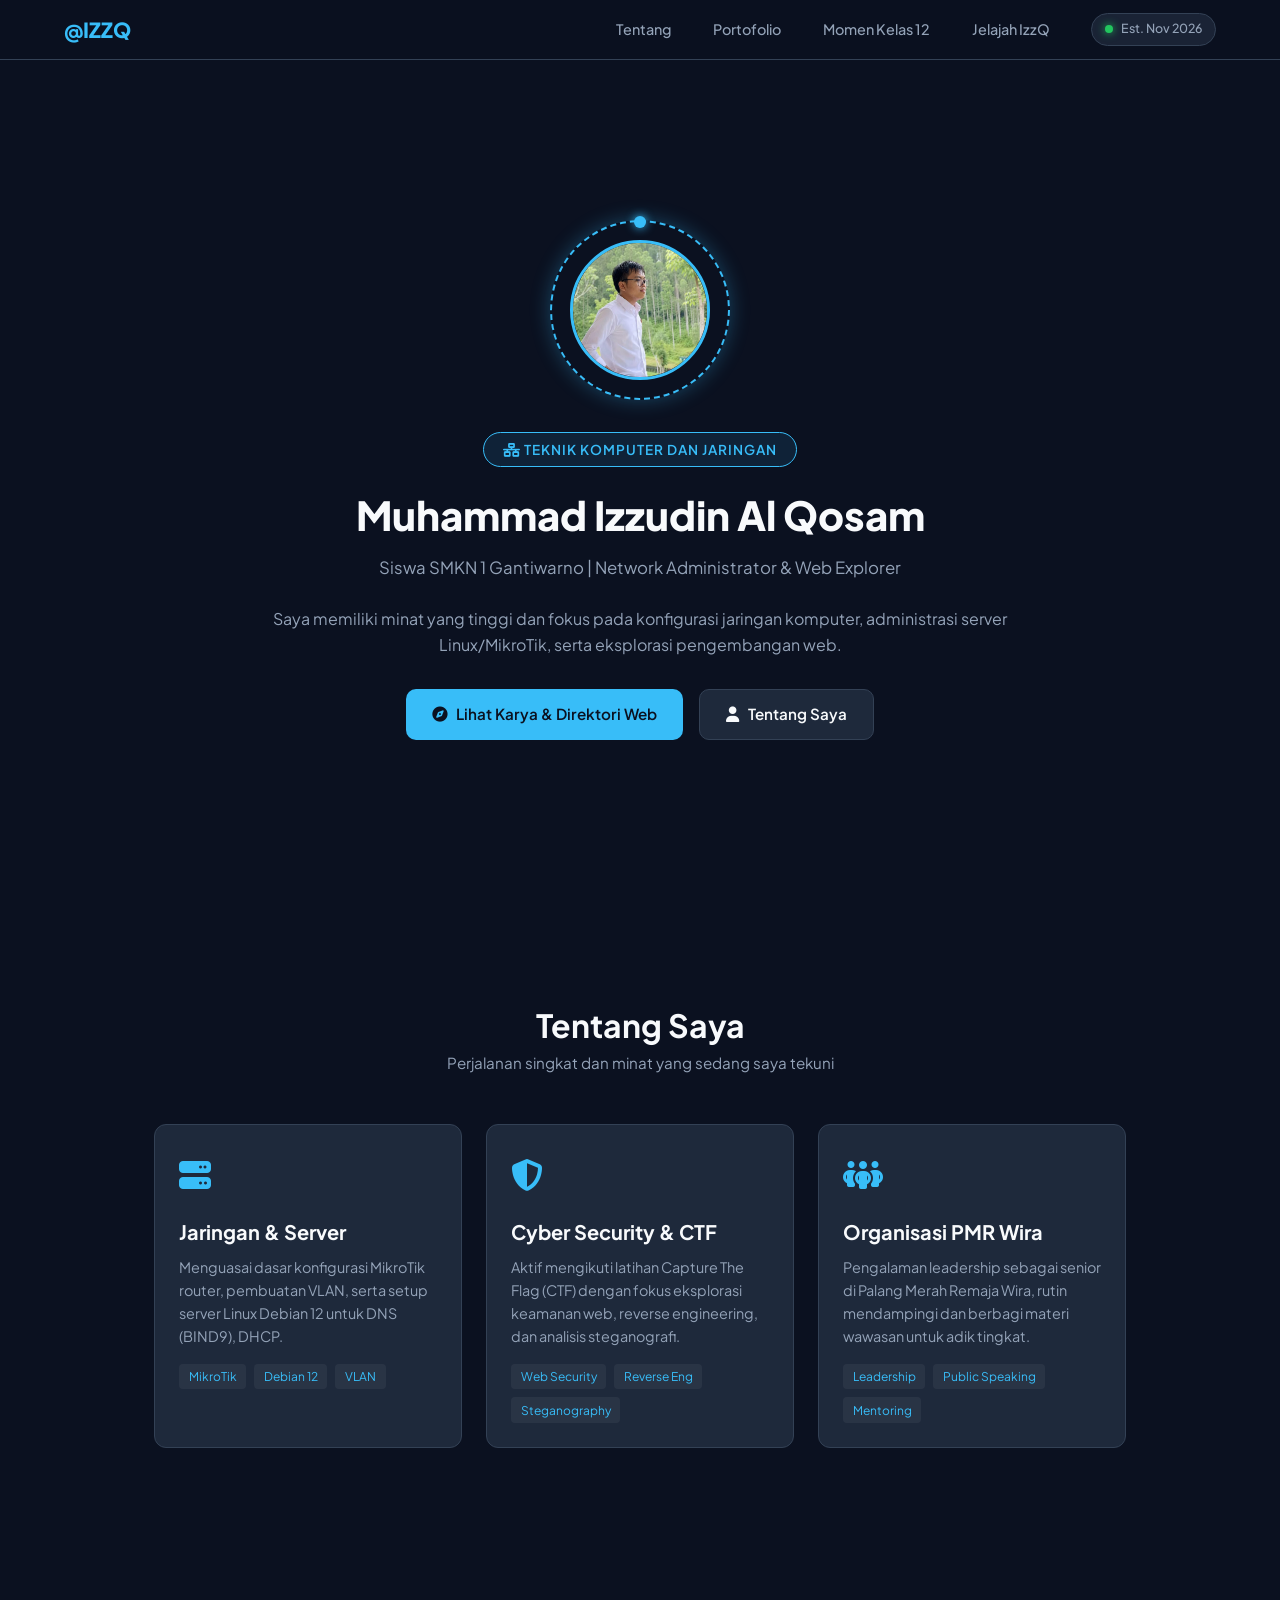
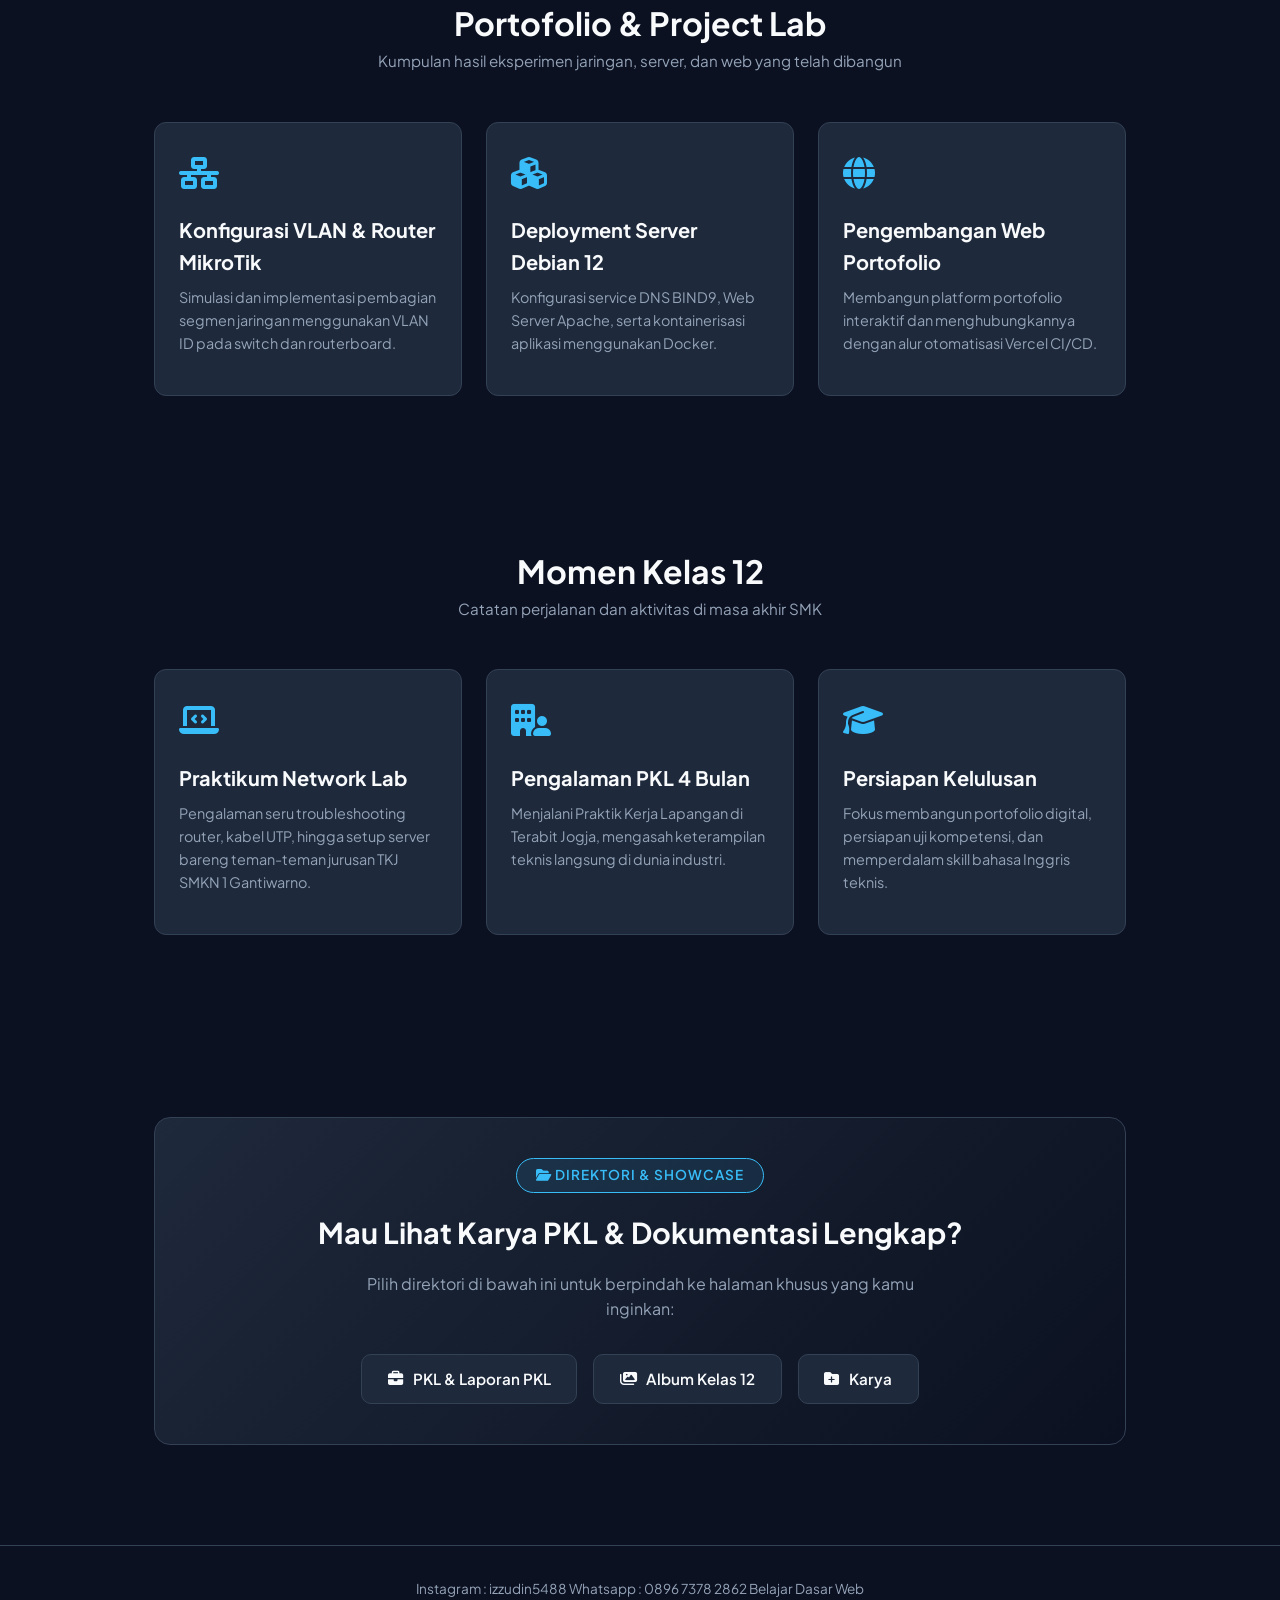
<file: index.html>
<!DOCTYPE html>
<html lang="id">
<head>
    <meta charset="UTF-8">
    <meta name="viewport" content="width=device-width, initial-scale=1.0">
    <title>Portofolio - Muhammad Izzudin Al Qosam</title>
    <link rel="icon" type="image/png" href="profil.jpeg">
    <link href="https://fonts.googleapis.com/css2?family=Plus+Jakarta+Sans:wght@300;400;600;700;800&display=swap" rel="stylesheet">
    <link rel="stylesheet" href="https://cdnjs.cloudflare.com/ajax/libs/font-awesome/6.4.0/css/all.min.css">
    <link rel="stylesheet" href="style.css">
</head>
<body>

    <nav>
        <div class="nav-brand">
            <a href="#" class="logo">@IZZQ</a>
        </div>
        <div class="nav-right">
            <ul class="nav-links">
                <li><a href="#tentang">Tentang</a></li>
                <li><a href="#proyek">Portofolio</a></li>
                <li><a href="#momen">Momen Kelas 12</a></li>
                <li><a href="#direktori">Jelajah IzzQ</a></li>
            </ul>
            <div class="created-badge">
                <span class="status-dot"></span>
                <span>Est. Nov 2026</span>
            </div>
        </div>
    </nav>

    <section class="hero">
        <div class="hero-content">
            <div class="avatar-container">
                <div class="rotating-frame"></div>
                <div class="avatar-box">
                    <img src="profil.jpeg" alt="Foto Muhammad Izzudin Al Qosam" onerror="this.src='https://via.placeholder.com/150/0b1120/38bdf8?text=Foto+IzzQ'">
                </div>
            </div>

            <span class="badge-tkj"><i class="fa-solid fa-network-wired"></i> Teknik Komputer dan Jaringan</span>
            <h1>Muhammad Izzudin Al Qosam</h1>
            <p class="sub-name">Siswa SMKN 1 Gantiwarno | Network Administrator & Web Explorer</p>
            <p class="hero-desc">
                Saya memiliki minat yang tinggi dan fokus pada konfigurasi jaringan komputer, administrasi server Linux/MikroTik, serta eksplorasi pengembangan web.
            </p>
            <div class="btn-group">
                <a href="#direktori" class="btn btn-primary"><i class="fa-solid fa-compass"></i> Lihat Karya & Direktori Web</a>
                <a href="#tentang" class="btn btn-outline"><i class="fa-solid fa-user"></i> Tentang Saya</a>
            </div>
        </div>
    </section>

    <section id="tentang">
        <div class="section-title">
            <h2>Tentang Saya</h2>
            <p>Perjalanan singkat dan minat yang sedang saya tekuni</p>
        </div>
        <div class="grid-3">
            <div class="card">
                <div class="card-icon"><i class="fa-solid fa-server"></i></div>
                <h3>Jaringan & Server</h3>
                <p>Menguasai dasar konfigurasi MikroTik router, pembuatan VLAN, serta setup server Linux Debian 12 untuk DNS (BIND9), DHCP.</p>
                <div class="tag-list">
                    <span class="tag">MikroTik</span>
                    <span class="tag">Debian 12</span>
                    <span class="tag">VLAN</span>
                </div>
            </div>
            <div class="card">
                <div class="card-icon"><i class="fa-solid fa-shield-halved"></i></div>
                <h3>Cyber Security & CTF</h3>
                <p>Aktif mengikuti latihan Capture The Flag (CTF) dengan fokus eksplorasi keamanan web, reverse engineering, dan analisis steganografi.</p>
                <div class="tag-list">
                    <span class="tag">Web Security</span>
                    <span class="tag">Reverse Eng</span>
                    <span class="tag">Steganography</span>
                </div>
            </div>
            <div class="card">
                <div class="card-icon"><i class="fa-solid fa-people-group"></i></div>
                <h3>Organisasi PMR Wira</h3>
                <p>Pengalaman leadership sebagai senior di Palang Merah Remaja Wira, rutin mendampingi dan berbagi materi wawasan untuk adik tingkat.</p>
                <div class="tag-list">
                    <span class="tag">Leadership</span>
                    <span class="tag">Public Speaking</span>
                    <span class="tag">Mentoring</span>
                </div>
            </div>
        </div>
    </section>

    <section id="proyek">
        <div class="section-title">
            <h2>Portofolio & Project Lab</h2>
            <p>Kumpulan hasil eksperimen jaringan, server, dan web yang telah dibangun</p>
        </div>
        <div class="grid-3">
            <div class="card">
                <div class="card-icon"><i class="fa-solid fa-network-wired"></i></div>
                <h3>Konfigurasi VLAN & Router MikroTik</h3>
                <p>Simulasi dan implementasi pembagian segmen jaringan menggunakan VLAN ID pada switch dan routerboard.</p>
            </div>
            <div class="card">
                <div class="card-icon"><i class="fa-solid fa-cubes"></i></div>
                <h3>Deployment Server Debian 12</h3>
                <p>Konfigurasi service DNS BIND9, Web Server Apache, serta kontainerisasi aplikasi menggunakan Docker.</p>
            </div>
            <div class="card">
                <div class="card-icon"><i class="fa-solid fa-globe"></i></div>
                <h3>Pengembangan Web Portofolio</h3>
                <p>Membangun platform portofolio interaktif dan menghubungkannya dengan alur otomatisasi Vercel CI/CD.</p>
            </div>
        </div>
    </section>

    <section id="momen">
        <div class="section-title">
            <h2>Momen Kelas 12</h2>
            <p>Catatan perjalanan dan aktivitas di masa akhir SMK</p>
        </div>
        <div class="grid-3">
            <div class="card">
                <div class="card-icon"><i class="fa-solid fa-laptop-code"></i></div>
                <h3>Praktikum Network Lab</h3>
                <p>Pengalaman seru troubleshooting router, kabel UTP, hingga setup server bareng teman-teman jurusan TKJ SMKN 1 Gantiwarno.</p>
            </div>
            <div class="card">
                <div class="card-icon"><i class="fa-solid fa-building-user"></i></div>
                <h3>Pengalaman PKL 4 Bulan</h3>
                <p>Menjalani Praktik Kerja Lapangan di Terabit Jogja, mengasah keterampilan teknis langsung di dunia industri.</p>
            </div>
            <div class="card">
                <div class="card-icon"><i class="fa-solid fa-graduation-cap"></i></div>
                <h3>Persiapan Kelulusan</h3>
                <p>Fokus membangun portofolio digital, persiapan uji kompetensi, dan memperdalam skill bahasa Inggris teknis.</p>
            </div>
        </div>
    </section>

    <section id="direktori">
        <div class="hub-box">
            <span class="badge-tkj"><i class="fa-solid fa-folder-open"></i> Direktori & Showcase</span>
            <h3>Mau Lihat Karya PKL & Dokumentasi Lengkap?</h3>
            <p>Pilih direktori di bawah ini untuk berpindah ke halaman khusus yang kamu inginkan:</p>
            
            <div class="btn-group">
                <a href="pkl.html" class="btn btn-outline"><i class="fa-solid fa-briefcase"></i> PKL & Laporan PKL</a>
                <a href="momen.html" class="btn btn-outline"><i class="fa-solid fa-images"></i> Album Kelas 12</a>
                <a href="karya.html" class="btn btn-outline"><i class="fa-solid fa-folder-plus"></i> Karya</a>
            </div>
        </div>
    </section>

    <footer>
        <p>Instagram : izzudin5488      Whatsapp : 0896 7378 2862      Belajar Dasar Web</p>
    </footer>

</body>
</html>
</file>
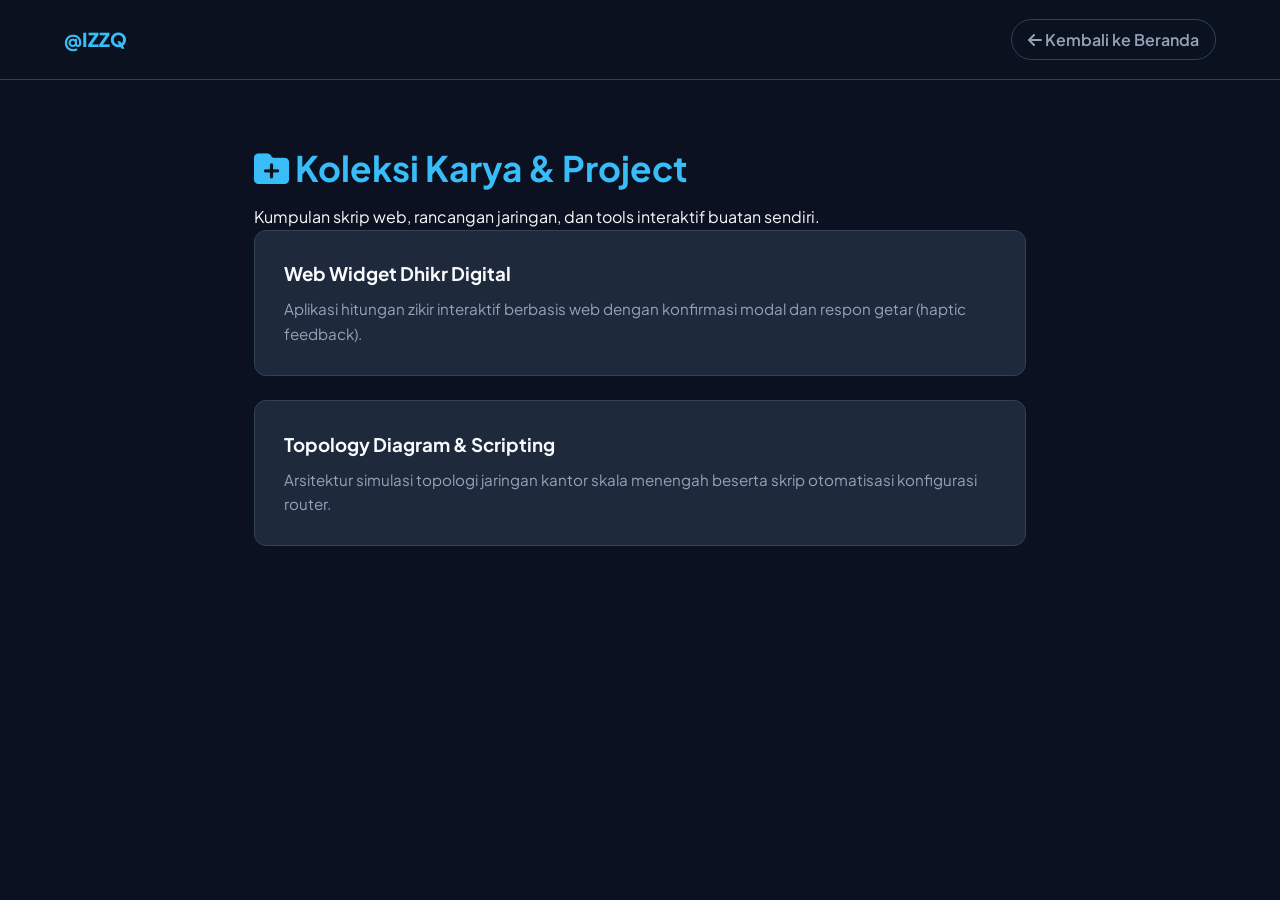
<file: karya.html>
<!DOCTYPE html>
<html lang="id">
<head>
    <meta charset="UTF-8">
    <meta name="viewport" content="width=device-width, initial-scale=1.0">
    <title>Koleksi Karya - Muhammad Izzudin</title>
    <link rel="icon" type="image/png" href="profil.jpeg">
    <link href="https://fonts.googleapis.com/css2?family=Plus+Jakarta+Sans:wght@300;400;600;700;800&display=swap" rel="stylesheet">
    <link rel="stylesheet" href="https://cdnjs.cloudflare.com/ajax/libs/font-awesome/6.4.0/css/all.min.css">
    <style>
        :root { --bg-color: #0b1120; --card-bg: #1e293b; --accent: #38bdf8; --text-main: #f8fafc; --text-muted: #94a3b8; --border: #334155; }
        * { margin: 0; padding: 0; box-sizing: border-box; font-family: 'Plus Jakarta Sans', sans-serif; }
        body { background-color: var(--bg-color); color: var(--text-main); line-height: 1.6; }
        nav { padding: 1.2rem 5%; background: rgba(11, 17, 32, 0.9); border-bottom: 1px solid var(--border); display: flex; justify-content: space-between; align-items: center; }
        .logo { font-weight: 800; color: var(--accent); text-decoration: none; font-size: 1.2rem; }
        .back-btn { color: var(--text-muted); text-decoration: none; font-weight: 600; padding: 0.4rem 1rem; border: 1px solid var(--border); border-radius: 50px; transition: 0.3s; }
        .back-btn:hover { color: var(--accent); border-color: var(--accent); }
        container { max-width: 900px; margin: 60px auto; padding: 0 5%; display: block; }
        h1 { font-size: 2.2rem; margin-bottom: 0.5rem; color: var(--accent); }
        p.subtitle { color: var(--text-muted); margin-bottom: 2rem; }
        .card { background: var(--card-bg); border: 1px solid var(--border); border-radius: 12px; padding: 1.8rem; margin-bottom: 1.5rem; }
        .card h3 { margin-bottom: 0.5rem; }
        .card p { color: var(--text-muted); font-size: 0.95rem; }
    </style>
</head>
<body>
    <nav>
        <a href="index.html" class="logo">@IZZQ</a>
        <a href="index.html" class="back-btn"><i class="fa-solid fa-arrow-left"></i> Kembali ke Beranda</a>
    </nav>
    <container>
        <h1><i class="fa-solid fa-folder-plus"></i> Koleksi Karya & Project</h1>
        <p.subtitle>Kumpulan skrip web, rancangan jaringan, dan tools interaktif buatan sendiri.</p>

        <div class="card">
            <h3>Web Widget Dhikr Digital</h3>
            <p>Aplikasi hitungan zikir interaktif berbasis web dengan konfirmasi modal dan respon getar (haptic feedback).</p>
        </div>
        <div class="card">
            <h3>Topology Diagram & Scripting</h3>
            <p>Arsitektur simulasi topologi jaringan kantor skala menengah beserta skrip otomatisasi konfigurasi router.</p>
        </div>
    </container>
</body>
</html>
</file>
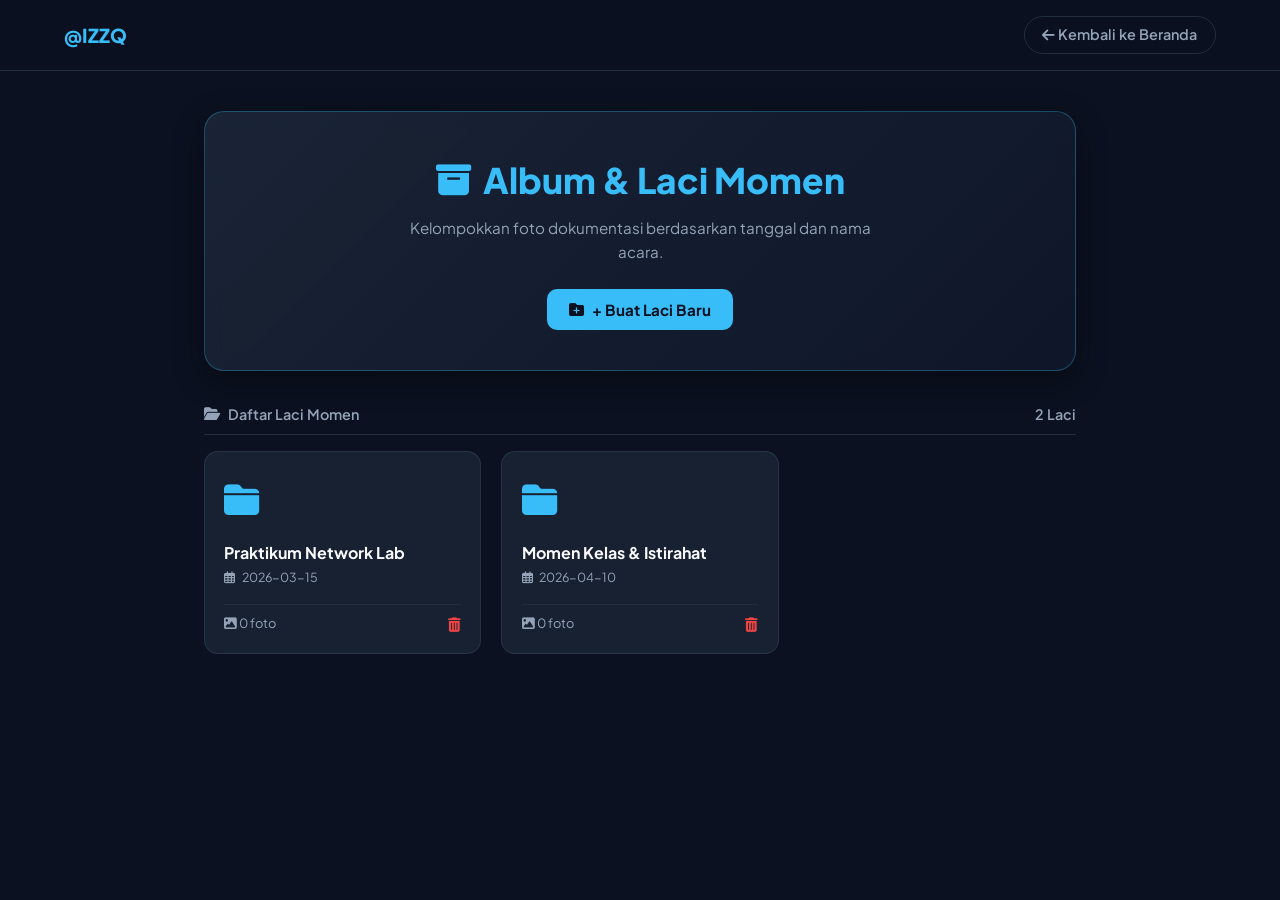
<file: momen.html>
<!DOCTYPE html>
<html lang="id">
<head>
    <meta charset="UTF-8">
    <meta name="viewport" content="width=device-width, initial-scale=1.0">
    <title>Album Momen Kelas 12 - Muhammad Izzudin</title>
    <link rel="icon" type="image/png" href="profil.jpeg">
    <link href="https://fonts.googleapis.com/css2?family=Plus+Jakarta+Sans:wght@300;400;600;700;800&display=swap" rel="stylesheet">
    <link rel="stylesheet" href="https://cdnjs.cloudflare.com/ajax/libs/font-awesome/6.4.0/css/all.min.css">
    <style>
        :root {
            --bg-color: #0b1120;
            --card-bg: rgba(30, 41, 59, 0.7);
            --accent: #38bdf8;
            --text-main: #f8fafc;
            --text-muted: #94a3b8;
            --border: rgba(51, 65, 85, 0.6);
        }

        * { margin: 0; padding: 0; box-sizing: border-box; font-family: 'Plus Jakarta Sans', sans-serif; }
        body { background-color: var(--bg-color); color: var(--text-main); line-height: 1.6; min-height: 100vh; }

        nav {
            padding: 1rem 5%;
            background: rgba(11, 17, 32, 0.9);
            backdrop-filter: blur(12px);
            border-bottom: 1px solid var(--border);
            display: flex;
            justify-content: space-between;
            align-items: center;
            position: sticky;
            top: 0;
            z-index: 100;
        }

        .logo { font-weight: 800; color: var(--accent); text-decoration: none; font-size: 1.2rem; }
        .back-btn {
            color: var(--text-muted);
            text-decoration: none;
            font-weight: 600;
            padding: 0.4rem 1.1rem;
            border: 1px solid var(--border);
            border-radius: 50px;
            transition: all 0.3s ease;
            font-size: 0.9rem;
        }
        .back-btn:hover { color: var(--accent); border-color: var(--accent); background: rgba(56, 189, 248, 0.1); }

        .container { max-width: 1000px; margin: 40px auto; padding: 0 5%; }

        .hero-banner {
            background: linear-gradient(135deg, rgba(30, 41, 59, 0.8) 0%, rgba(15, 23, 42, 0.9) 100%);
            border: 1px solid rgba(56, 189, 248, 0.3);
            border-radius: 20px;
            padding: 2.5rem 2rem;
            text-align: center;
            box-shadow: 0 10px 30px rgba(0, 0, 0, 0.4);
            backdrop-filter: blur(10px);
            margin-bottom: 2rem;
        }

        .hero-banner h1 {
            font-size: 2.2rem;
            font-weight: 800;
            color: var(--accent);
            display: flex;
            align-items: center;
            justify-content: center;
            gap: 0.75rem;
            margin-bottom: 0.5rem;
        }

        .hero-banner p.subtitle {
            color: var(--text-muted);
            font-size: 0.95rem;
            max-width: 500px;
            margin: 0 auto 1.5rem;
        }

        .btn-action {
            display: inline-flex;
            align-items: center;
            gap: 0.5rem;
            background: var(--accent);
            color: #0b1120;
            font-weight: 700;
            padding: 0.7rem 1.4rem;
            border-radius: 10px;
            font-size: 0.95rem;
            cursor: pointer;
            border: none;
            transition: all 0.3s ease;
        }

        .btn-action:hover {
            transform: translateY(-2px);
            box-shadow: 0 4px 15px rgba(56, 189, 248, 0.4);
        }

        .btn-outline-action {
            background: transparent;
            color: var(--text-main);
            border: 1px solid var(--border);
            margin-left: 0.5rem;
        }
        .btn-outline-action:hover {
            border-color: var(--accent);
            color: var(--accent);
        }

        #fileInput { display: none; }

        .drive-header {
            display: flex;
            justify-content: space-between;
            align-items: center;
            margin-bottom: 1rem;
            padding-bottom: 0.5rem;
            border-bottom: 1px solid var(--border);
            color: var(--text-muted);
            font-size: 0.9rem;
            font-weight: 600;
        }

        .breadcrumb {
            display: flex;
            align-items: center;
            gap: 0.5rem;
            cursor: pointer;
        }
        .breadcrumb:hover { color: var(--accent); }

        /* Grid Laci / Folder */
        .folder-grid {
            display: grid;
            grid-template-columns: repeat(auto-fill, minmax(220px, 1fr));
            gap: 1.25rem;
            margin-top: 1rem;
        }

        .folder-card {
            background: rgba(30, 41, 59, 0.7);
            border: 1px solid var(--border);
            border-radius: 14px;
            padding: 1.2rem;
            cursor: pointer;
            transition: all 0.3s ease;
            position: relative;
        }

        .folder-card:hover {
            transform: translateY(-4px);
            border-color: var(--accent);
            box-shadow: 0 8px 20px rgba(0, 0, 0, 0.4);
        }

        .folder-icon {
            font-size: 2.2rem;
            color: var(--accent);
            margin-bottom: 0.75rem;
        }

        .folder-title {
            font-weight: 700;
            font-size: 1rem;
            color: var(--text-main);
            margin-bottom: 0.2rem;
            white-space: nowrap;
            overflow: hidden;
            text-overflow: ellipsis;
        }

        .folder-date {
            font-size: 0.78rem;
            color: var(--text-muted);
            display: flex;
            align-items: center;
            gap: 0.4rem;
        }

        .folder-footer {
            margin-top: 1rem;
            display: flex;
            justify-content: space-between;
            align-items: center;
            padding-top: 0.5rem;
            border-top: 1px solid rgba(255, 255, 255, 0.05);
            font-size: 0.8rem;
            color: var(--text-muted);
        }

        /* Grid Foto Dalam Laci */
        .drive-grid {
            display: grid;
            grid-template-columns: repeat(auto-fill, minmax(200px, 1fr));
            gap: 1.25rem;
            margin-top: 1rem;
        }

        .drive-card {
            background: rgba(30, 41, 59, 0.7);
            border: 1px solid var(--border);
            border-radius: 14px;
            overflow: hidden;
            transition: all 0.3s ease;
        }

        .drive-card:hover {
            transform: translateY(-4px);
            border-color: var(--accent);
            box-shadow: 0 8px 20px rgba(0, 0, 0, 0.4);
        }

        .drive-thumb {
            width: 100%;
            height: 160px;
            object-fit: cover;
            display: block;
            background: #0f172a;
        }

        .drive-info {
            padding: 0.75rem 1rem;
            background: rgba(15, 23, 42, 0.8);
            display: flex;
            justify-content: space-between;
            align-items: center;
        }

        .drive-name {
            font-size: 0.85rem;
            font-weight: 600;
            color: var(--text-main);
            white-space: nowrap;
            overflow: hidden;
            text-overflow: ellipsis;
            max-width: 130px;
            display: block;
        }

        .delete-btn {
            color: #ef4444;
            background: none;
            border: none;
            cursor: pointer;
            font-size: 0.9rem;
            transition: color 0.2s;
        }
        .delete-btn:hover { color: #f87171; }

        .empty-state {
            text-align: center;
            padding: 3rem 1rem;
            color: var(--text-muted);
            grid-column: 1 / -1;
            background: rgba(30, 41, 59, 0.3);
            border-radius: 14px;
            border: 1px dashed var(--border);
        }

        .status-msg {
            margin-top: 1rem;
            font-size: 0.85rem;
            color: var(--accent);
            display: none;
        }

        /* Modal Pop-up Tambah Laci */
        .modal {
            display: none;
            position: fixed;
            top: 0; left: 0; width: 100%; height: 100%;
            background: rgba(11, 17, 32, 0.85);
            backdrop-filter: blur(8px);
            z-index: 200;
            align-items: center;
            justify-content: center;
        }

        .modal-content {
            background: #1e293b;
            border: 1px solid var(--accent);
            border-radius: 16px;
            padding: 2rem;
            width: 90%;
            max-width: 420px;
            box-shadow: 0 10px 30px rgba(0, 0, 0, 0.5);
        }

        .modal-content h3 {
            margin-bottom: 1rem;
            color: var(--accent);
            display: flex;
            align-items: center;
            gap: 0.5rem;
        }

        .form-group {
            margin-bottom: 1.2rem;
            text-align: left;
        }

        .form-group label {
            display: block;
            font-size: 0.85rem;
            color: var(--text-muted);
            margin-bottom: 0.4rem;
        }

        .form-group input {
            width: 100%;
            padding: 0.7rem 1rem;
            border-radius: 8px;
            border: 1px solid var(--border);
            background: #0f172a;
            color: var(--text-main);
            outline: none;
        }
        .form-group input:focus {
            border-color: var(--accent);
        }

        .modal-actions {
            display: flex;
            justify-content: flex-end;
            gap: 0.75rem;
            margin-top: 1.5rem;
        }
    </style>
</head>
<body>

    <nav>
        <a href="index.html" class="logo">@IZZQ</a>
        <a href="index.html" class="back-btn"><i class="fa-solid fa-arrow-left"></i> Kembali ke Beranda</a>
    </nav>

    <div class="container">
        <div class="hero-banner">
            <h1><i class="fa-solid fa-box-archive"></i> Album & Laci Momen</h1>
            <p class="subtitle" id="bannerSubtitle">Kelompokkan foto dokumentasi berdasarkan tanggal dan nama acara.</p>
            
            <div id="bannerButtons">
                <button class="btn-action" onclick="openModal()"><i class="fa-solid fa-folder-plus"></i> + Buat Laci Baru</button>
            </div>
            
            <div id="statusMsg" class="status-msg">Memproses...</div>
        </div>

        <div class="drive-header">
            <span class="breadcrumb" id="breadcrumb" onclick="goHome()">
                <i class="fa-solid fa-folder-open"></i> <span id="currentPath">Daftar Laci Momen</span>
            </span>
            <span id="itemCounter">0 Laci</span>
        </div>

        <!-- Tampilan 1: Daftar Laci Folder -->
        <div class="folder-grid" id="folderGrid"></div>

        <!-- Tampilan 2: Isi Foto Dalam Laci -->
        <div class="drive-grid" id="driveGrid" style="display: none;"></div>
    </div>

    <!-- Modal Buat Laci Baru -->
    <div class="modal" id="laciModal">
        <div class="modal-content">
            <h3><i class="fa-solid fa-folder-plus"></i> Buat Laci Momen</h3>
            <div class="form-group">
                <label for="laciName">Nama Laci / Acara</label>
                <input type="text" id="laciName" placeholder="Contoh: Praktikum Server, Buka Bersama">
            </div>
            <div class="form-group">
                <label for="laciDate">Tanggal Momen</label>
                <input type="date" id="laciDate">
            </div>
            <div class="modal-actions">
                <button class="btn-action btn-outline-action" onclick="closeModal()">Batal</button>
                <button class="btn-action" onclick="createLaci()">Simpan Laci</button>
            </div>
        </div>
    </div>

    <script>
        const CLOUD_NAME = "dsqtmo7b"; 
        const UPLOAD_PRESET = "momen_kelas12"; 
        const TAG_NAME = "momen_kelas12";

        const folderGrid = document.getElementById('folderGrid');
        const driveGrid = document.getElementById('driveGrid');
        const bannerButtons = document.getElementById('bannerButtons');
        const bannerSubtitle = document.getElementById('bannerSubtitle');
        const currentPath = document.getElementById('currentPath');
        const itemCounter = document.getElementById('itemCounter');
        const statusMsg = document.getElementById('statusMsg');
        const laciModal = document.getElementById('laciModal');

        let lacis = JSON.parse(localStorage.getItem('momen_lacis') || '[]');
        let activeLaciId = null;

        // Inisialisasi Laci Default Jika Masih Kosong
        if (lacis.length === 0) {
            lacis = [
                { id: 'laci-1', name: 'Praktikum Network Lab', date: '2026-03-15', photos: [] },
                { id: 'laci-2', name: 'Momen Kelas & Istirahat', date: '2026-04-10', photos: [] }
            ];
            localStorage.setItem('momen_lacis', JSON.stringify(lacis));
        }

        function renderLaciView() {
            activeLaciId = null;
            folderGrid.style.display = 'grid';
            driveGrid.style.display = 'none';
            
            currentPath.innerHTML = 'Daftar Laci Momen';
            bannerSubtitle.textContent = 'Kelompokkan foto dokumentasi berdasarkan tanggal dan nama acara.';
            itemCounter.textContent = lacis.length + ' Laci';

            bannerButtons.innerHTML = `
                <button class="btn-action" onclick="openModal()"><i class="fa-solid fa-folder-plus"></i> + Buat Laci Baru</button>
            `;

            folderGrid.innerHTML = '';
            if (lacis.length === 0) {
                folderGrid.innerHTML = `
                    <div class="empty-state">
                        <i class="fa-solid fa-folder-open" style="font-size: 2.5rem; margin-bottom: 0.8rem; color: var(--accent);"></i>
                        <p>Belum ada laci momen. Klik <strong>+ Buat Laci Baru</strong> untuk mulai menata foto!</p>
                    </div>
                `;
                return;
            }

            lacis.forEach((laci, index) => {
                const card = document.createElement('div');
                card.className = 'folder-card';
                card.onclick = () => openLaci(laci.id);
                card.innerHTML = `
                    <div class="folder-icon"><i class="fa-solid fa-folder-closed"></i></div>
                    <div class="folder-title" title="${laci.name}">${laci.name}</div>
                    <div class="folder-date"><i class="fa-regular fa-calendar-days"></i> ${laci.date || 'Tanpa Tanggal'}</div>
                    <div class="folder-footer">
                        <span><i class="fa-solid fa-image"></i> ${laci.photos.length} foto</span>
                        <button class="delete-btn" onclick="deleteLaci(event, ${index})" title="Hapus Laci"><i class="fa-solid fa-trash-can"></i></button>
                    </div>
                `;
                folderGrid.appendChild(card);
            });
        }

        function openLaci(id) {
            activeLaciId = id;
            const laci = lacis.find(l => l.id === id);
            if (!laci) return;

            folderGrid.style.display = 'none';
            driveGrid.style.display = 'grid';

            currentPath.innerHTML = `<span onclick="goHome()">Daftar Laci</span> / <strong>${laci.name}</strong>`;
            bannerSubtitle.textContent = `Laci: ${laci.name} (${laci.date || 'Tanpa Tanggal'})`;
            itemCounter.textContent = laci.photos.length + ' foto';

            bannerButtons.innerHTML = `
                <button class="btn-action btn-outline-action" onclick="goHome()"><i class="fa-solid fa-arrow-left"></i> Kembali ke Laci</button>
                <label for="fileInput" class="btn-action">
                    <i class="fa-solid fa-cloud-arrow-up"></i> Upload Foto ke Laci Ini
                    <input type="file" id="fileInput" multiple accept="image/*" onchange="uploadPhotoToLaci(event)">
                </label>
            `;

            renderPhotos(laci.photos);
        }

        function renderPhotos(photos) {
            driveGrid.innerHTML = '';
            if (photos.length === 0) {
                driveGrid.innerHTML = `
                    <div class="empty-state">
                        <i class="fa-solid fa-images" style="font-size: 2.5rem; margin-bottom: 0.8rem; color: var(--accent);"></i>
                        <p>Laci ini masih kosong. Klik <strong>Upload Foto ke Laci Ini</strong> untuk menambahkan foto!</p>
                    </div>
                `;
                return;
            }

            photos.forEach((img, idx) => {
                const card = document.createElement('div');
                card.className = 'drive-card';
                card.innerHTML = `
                    <a href="${img.url}" target="_blank">
                        <img src="${img.url}" class="drive-thumb" alt="Momen foto">
                    </a>
                    <div class="drive-info">
                        <span class="drive-name" title="${img.name}">${img.name}</span>
                        <button class="delete-btn" onclick="deletePhotoInLaci(${idx})" title="Hapus foto"><i class="fa-solid fa-trash-can"></i></button>
                    </div>
                `;
                driveGrid.appendChild(card);
            });
        }

        async function uploadPhotoToLaci(e) {
            const files = Array.from(e.target.files);
            if (files.length === 0 || !activeLaciId) return;

            const laci = lacis.find(l => l.id === activeLaciId);
            if (!laci) return;

            statusMsg.style.display = 'block';
            statusMsg.textContent = 'Mengupload foto ke Cloud...';

            for (const file of files) {
                const formData = new FormData();
                formData.append('file', file);
                formData.append('upload_preset', UPLOAD_PRESET);
                formData.append('tags', TAG_NAME);

                try {
                    const response = await fetch(`https://api.cloudinary.com/v1_1/${CLOUD_NAME}/image/upload`, {
                        method: 'POST',
                        body: formData
                    });
                    const data = await response.json();
                    
                    if (data.secure_url) {
                        laci.photos.unshift({
                            url: data.secure_url,
                            name: file.name
                        });
                    }
                } catch (err) {
                    console.error('Gagal upload:', err);
                }
            }

            localStorage.setItem('momen_lacis', JSON.stringify(lacis));
            openLaci(activeLaciId);

            statusMsg.textContent = 'Upload Berhasil!';
            setTimeout(() => { statusMsg.style.display = 'none'; }, 3000);
        }

        function openModal() { laciModal.style.display = 'flex'; }
        function closeModal() { laciModal.style.display = 'none'; }

        function createLaci() {
            const name = document.getElementById('laciName').value.trim();
            const date = document.getElementById('laciDate').value;

            if (!name) {
                alert("Harap isi nama laci / acaranya!");
                return;
            }

            const newLaci = {
                id: 'laci-' + Date.now(),
                name: name,
                date: date,
                photos: []
            };

            lacis.unshift(newLaci);
            localStorage.setItem('momen_lacis', JSON.stringify(lacis));
            
            document.getElementById('laciName').value = '';
            document.getElementById('laciDate').value = '';
            closeModal();
            renderLaciView();
        }

        function deleteLaci(e, index) {
            e.stopPropagation();
            const yakin = confirm(`Apakah Paduka Osa yakin mau menghapus laci "${lacis[index].name}" beserta semua fotonya?`);
            if (yakin) {
                lacis.splice(index, 1);
                localStorage.setItem('momen_lacis', JSON.stringify(lacis));
                renderLaciView();
            }
        }

        function deletePhotoInLaci(photoIndex) {
            const laci = lacis.find(l => l.id === activeLaciId);
            if (!laci) return;

            const yakin = confirm("Apakah Anda yakin menghapus foto ini?😭");
            if (yakin) {
                laci.photos.splice(photoIndex, 1);
                localStorage.setItem('momen_lacis', JSON.stringify(lacis));
                openLaci(activeLaciId);
            }
        }

        function goHome() { renderLaciView(); }

        renderLaciView();
    </script>

</body>
</html>
</file>
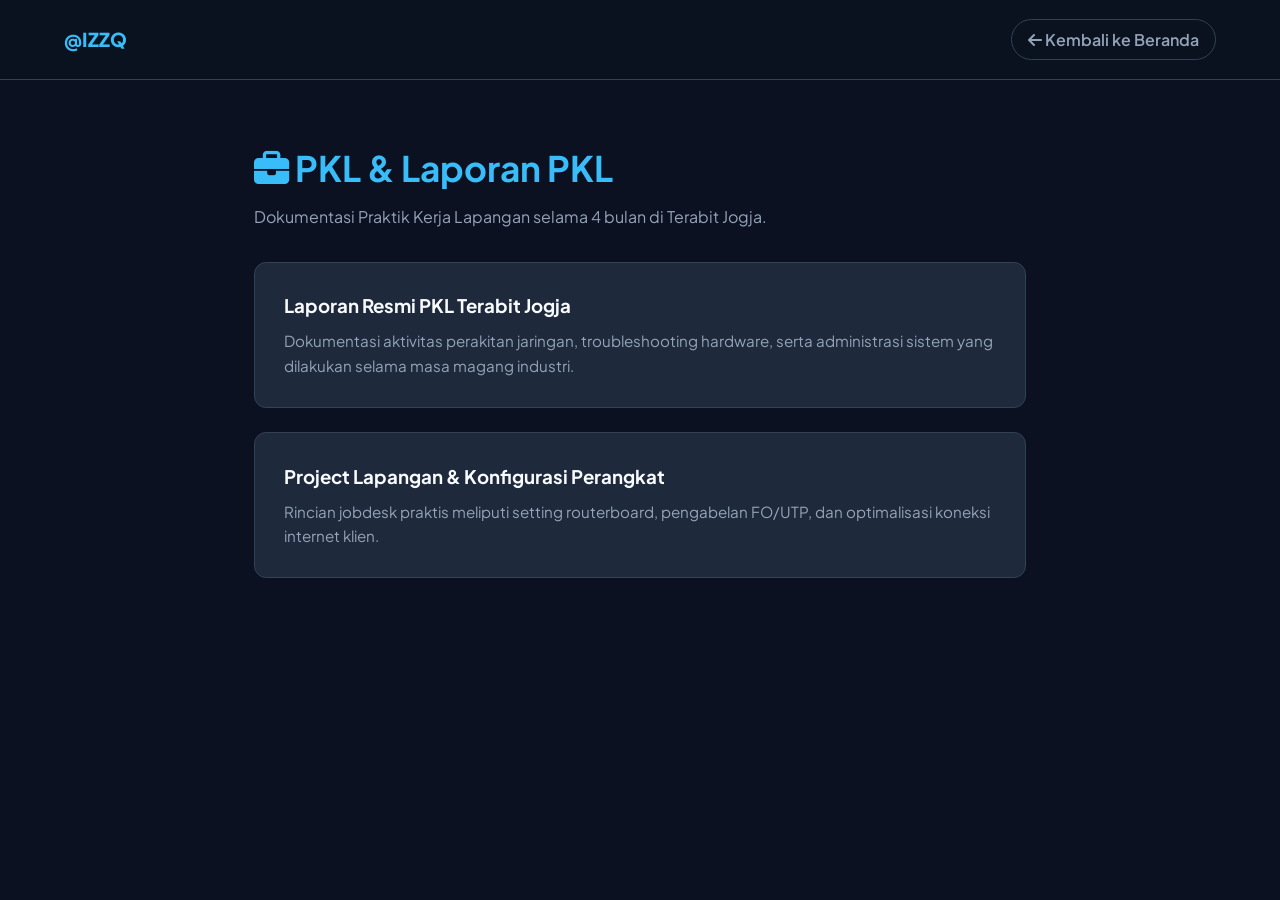
<file: pkl.html>
<!DOCTYPE html>
<html lang="id">
<head>
    <meta charset="UTF-8">
    <meta name="viewport" content="width=device-width, initial-scale=1.0">
    <title>PKL & Laporan PKL - Muhammad Izzudin</title>
    <link rel="icon" type="image/png" href="profil.jpeg">
    <link href="https://fonts.googleapis.com/css2?family=Plus+Jakarta+Sans:wght@300;400;600;700;800&display=swap" rel="stylesheet">
    <link rel="stylesheet" href="https://cdnjs.cloudflare.com/ajax/libs/font-awesome/6.4.0/css/all.min.css">
    <style>
        :root { --bg-color: #0b1120; --card-bg: #1e293b; --accent: #38bdf8; --text-main: #f8fafc; --text-muted: #94a3b8; --border: #334155; }
        * { margin: 0; padding: 0; box-sizing: border-box; font-family: 'Plus Jakarta Sans', sans-serif; }
        body { background-color: var(--bg-color); color: var(--text-main); line-height: 1.6; }
        nav { padding: 1.2rem 5%; background: rgba(11, 17, 32, 0.9); border-bottom: 1px solid var(--border); display: flex; justify-content: space-between; align-items: center; }
        .logo { font-weight: 800; color: var(--accent); text-decoration: none; font-size: 1.2rem; }
        .back-btn { color: var(--text-muted); text-decoration: none; font-weight: 600; padding: 0.4rem 1rem; border: 1px solid var(--border); border-radius: 50px; transition: 0.3s; }
        .back-btn:hover { color: var(--accent); border-color: var(--accent); }
        container { max-width: 900px; margin: 60px auto; padding: 0 5%; display: block; }
        h1 { font-size: 2.2rem; margin-bottom: 0.5rem; color: var(--accent); }
        p.subtitle { color: var(--text-muted); margin-bottom: 2rem; }
        .card { background: var(--card-bg); border: 1px solid var(--border); border-radius: 12px; padding: 1.8rem; margin-bottom: 1.5rem; }
        .card h3 { margin-bottom: 0.5rem; }
        .card p { color: var(--text-muted); font-size: 0.95rem; }
    </style>
</head>
<body>
    <nav>
        <a href="index.html" class="logo">@IZZQ</a>
        <a href="index.html" class="back-btn"><i class="fa-solid fa-arrow-left"></i> Kembali ke Beranda</a>
    </nav>
    <container>
        <h1><i class="fa-solid fa-briefcase"></i> PKL & Laporan PKL</h1>
        <p class="subtitle">Dokumentasi Praktik Kerja Lapangan selama 4 bulan di Terabit Jogja.</p>

        <div class="card">
            <h3>Laporan Resmi PKL Terabit Jogja</h3>
            <p>Dokumentasi aktivitas perakitan jaringan, troubleshooting hardware, serta administrasi sistem yang dilakukan selama masa magang industri.</p>
        </div>
        <div class="card">
            <h3>Project Lapangan & Konfigurasi Perangkat</h3>
            <p>Rincian jobdesk praktis meliputi setting routerboard, pengabelan FO/UTP, dan optimalisasi koneksi internet klien.</p>
        </div>
    </container>
</body>
</html>
</file>
<file: style.css>
:root {
    --bg-color: #0b1120;
    --card-bg: #1e293b;
    --accent: #38bdf8;
    --accent-hover: #0284c7;
    --text-main: #f8fafc;
    --text-muted: #94a3b8;
    --border: #334155;
    --green: #22c55e;
}

* {
    margin: 0;
    padding: 0;
    box-sizing: border-box;
    font-family: 'Plus Jakarta Sans', sans-serif;
}

html {
    scroll-behavior: smooth;
}

body {
    background-color: var(--bg-color);
    color: var(--text-main);
    line-height: 1.6;
}

nav {
    position: fixed;
    top: 0;
    width: 100%;
    background: rgba(11, 17, 32, 0.9);
    backdrop-filter: blur(12px);
    border-bottom: 1px solid var(--border);
    z-index: 100;
    padding: 0.8rem 5%;
    display: flex;
    justify-content: space-between;
    align-items: center;
}

.nav-brand {
    display: flex;
    align-items: center;
    gap: 1.5rem;
}

.logo {
    font-weight: 800;
    font-size: 1.3rem;
    color: var(--accent);
    text-decoration: none;
}

.nav-right {
    display: flex;
    align-items: center;
    gap: 1.5rem;
}

.nav-links {
    display: flex;
    gap: 0.5rem;
    list-style: none;
}

.nav-links a {
    color: var(--text-muted);
    text-decoration: none;
    font-weight: 500;
    padding: 0.4rem 1rem;
    border-radius: 50px;
    border: 1px solid transparent;
    transition: all 0.3s ease;
    font-size: 0.9rem;
}

.nav-links a:hover {
    color: var(--accent);
    border-color: var(--accent);
    background: rgba(56, 189, 248, 0.08);
    box-shadow: 0 0 12px rgba(56, 189, 248, 0.25);
}

.created-badge {
    display: flex;
    align-items: center;
    gap: 0.5rem;
    background: rgba(30, 41, 59, 0.8);
    border: 1px solid var(--border);
    padding: 0.35rem 0.8rem;
    border-radius: 50px;
    font-size: 0.78rem;
    color: var(--text-muted);
    font-weight: 500;
}

.status-dot {
    width: 8px;
    height: 8px;
    background-color: var(--green);
    border-radius: 50%;
    box-shadow: 0 0 8px var(--green);
    animation: pulse 2s infinite;
}

@keyframes pulse {
    0% { transform: scale(0.95); box-shadow: 0 0 0 0 rgba(34, 197, 94, 0.7); }
    70% { transform: scale(1); box-shadow: 0 0 0 6px rgba(34, 197, 94, 0); }
    100% { transform: scale(0.95); box-shadow: 0 0 0 0 rgba(34, 197, 94, 0); }
}

.hero {
    min-height: 100vh;
    display: flex;
    align-items: center;
    justify-content: center;
    padding: 120px 5% 60px;
    text-align: center;
}

.hero-content {
    max-width: 750px;
}

.avatar-container {
    position: relative;
    width: 180px;
    height: 180px;
    margin: 0 auto 2rem;
    display: flex;
    align-items: center;
    justify-content: center;
}

.rotating-frame {
    position: absolute;
    width: 100%;
    height: 100%;
    border-radius: 50%;
    border: 2px dashed var(--accent);
    box-shadow: 0 0 20px rgba(56, 189, 248, 0.3);
    animation: spin 14s linear infinite;
}

.rotating-frame::before {
    content: '';
    position: absolute;
    top: -6px;
    left: 50%;
    width: 12px;
    height: 12px;
    background: var(--accent);
    border-radius: 50%;
    box-shadow: 0 0 10px var(--accent);
    transform: translateX(-50%);
}

@keyframes spin {
    from { transform: rotate(0deg); }
    to { transform: rotate(360deg); }
}

.avatar-box {
    width: 140px;
    height: 140px;
    border-radius: 50%;
    overflow: hidden;
    border: 3px solid var(--accent);
    z-index: 2;
    background: #1e293b;
}

.avatar-box img {
    width: 100%;
    height: 100%;
    object-fit: cover;
}

.badge-tkj {
    display: inline-block;
    background: rgba(56, 189, 248, 0.1);
    color: var(--accent);
    border: 1px solid var(--accent);
    padding: 0.35rem 1.2rem;
    border-radius: 50px;
    font-size: 0.85rem;
    font-weight: 600;
    margin-bottom: 1rem;
    text-transform: uppercase;
    letter-spacing: 1px;
}

h1 {
    font-size: 2.5rem;
    font-weight: 800;
    margin-bottom: 0.5rem;
}

.sub-name {
    color: var(--text-muted);
    font-size: 1.05rem;
    margin-bottom: 1.5rem;
}

.hero-desc {
    color: var(--text-muted);
    font-size: 1rem;
    margin-bottom: 2rem;
}

.btn-group {
    display: flex;
    gap: 1rem;
    justify-content: center;
    flex-wrap: wrap;
}

.btn {
    padding: 0.75rem 1.6rem;
    border-radius: 10px;
    font-weight: 600;
    text-decoration: none;
    transition: all 0.3s ease;
    display: inline-flex;
    align-items: center;
    gap: 0.6rem;
    font-size: 0.95rem;
}

.btn-primary {
    background: var(--accent);
    color: #0b1120;
}

.btn-primary:hover {
    background: var(--accent-hover);
    transform: translateY(-2px);
    box-shadow: 0 4px 15px rgba(56, 189, 248, 0.4);
}

.btn-outline {
    border: 1px solid var(--border);
    color: var(--text-main);
    background: var(--card-bg);
}

.btn-outline:hover {
    border-color: var(--accent);
    color: var(--accent);
    transform: translateY(-2px);
    box-shadow: 0 0 12px rgba(56, 189, 248, 0.2);
}

section {
    padding: 100px 5% 50px;
    max-width: 1100px;
    margin: 0 auto;
}

.section-title {
    text-align: center;
    margin-bottom: 3rem;
}

.section-title h2 {
    font-size: 2rem;
    color: var(--text-main);
}

.section-title p {
    color: var(--text-muted);
    font-size: 0.95rem;
}

.grid-3 {
    display: grid;
    grid-template-columns: repeat(auto-fit, minmax(300px, 1fr));
    gap: 1.5rem;
}

.card {
    background: var(--card-bg);
    border: 1px solid var(--border);
    border-radius: 12px;
    padding: 1.5rem;
    transition: transform 0.3s, border-color 0.3s;
}

.card:hover {
    transform: translateY(-5px);
    border-color: var(--accent);
}

.card-icon {
    font-size: 2rem;
    color: var(--accent);
    margin-bottom: 1rem;
}

.card h3 {
    font-size: 1.25rem;
    margin-bottom: 0.5rem;
}

.card p {
    color: var(--text-muted);
    font-size: 0.9rem;
    margin-bottom: 1rem;
}

.tag-list {
    display: flex;
    flex-wrap: wrap;
    gap: 0.5rem;
    margin-top: 1rem;
}

.tag {
    background: rgba(255, 255, 255, 0.05);
    color: var(--accent);
    padding: 0.2rem 0.6rem;
    border-radius: 4px;
    font-size: 0.75rem;
}

.hub-box {
    background: linear-gradient(135deg, #1e293b 0%, #0b1120 100%);
    border: 1px solid var(--border);
    border-radius: 16px;
    padding: 2.5rem 2rem;
    text-align: center;
    margin-top: 2rem;
}

.hub-box h3 {
    font-size: 1.8rem;
    margin-bottom: 1rem;
    color: var(--text-main);
}

.hub-box p {
    color: var(--text-muted);
    max-width: 600px;
    margin: 0 auto 2rem;
}

footer {
    text-align: center;
    padding: 2rem;
    border-top: 1px solid var(--border);
    color: var(--text-muted);
    font-size: 0.85rem;
    margin-top: 50px;
}

@media (max-width: 900px) {
    .nav-links { display: none; }
}
</file>
